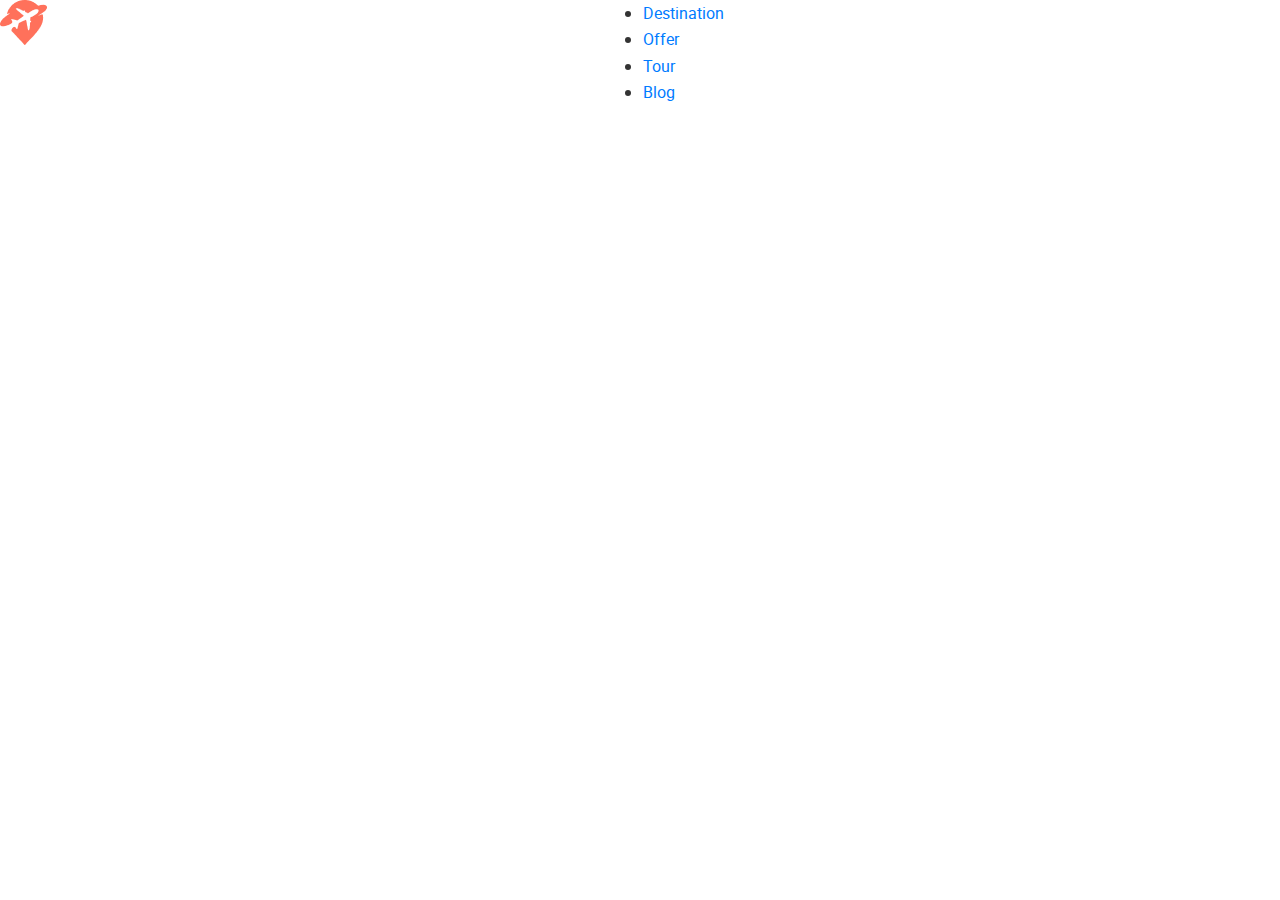
<file: app/index.html>
<!--#set var="title" value="Starter" -->
<!--#include virtual="/parts/header.html" -->
<!--#include virtual="/parts/footer.html" -->
<!DOCTYPE html>
<html>

<head>

	<meta charset="utf-8">
	<title><!--#echo var="title" --></title>
	<meta name="description" content="Startup HTML template OptimizedHTML 5">
	<meta name="viewport" content="width=device-width">
	<link rel="icon" href="images/favicon.png">
	<meta property="og:image" content="images/dist/preview.jpg">
	<link rel="stylesheet" href="css/main.min.css">

</head>

<body>
	<header>
	<div class="header">
		<div class="header__info">
             <img src="/app/images/Vector.png" alt="Travel">
		</div>

		<div class="header__card">
			<ul>
				<li><a href="#">Destination</a></li>
				<li><a href="#">Offer</a></li>
				<li><a href="#">Tour</a></li>
				<li><a href="#">Blog</a></li>
			</ul>
		</div>

		<div class="header__account">

		</div>

	</div>
	</header>
	
	
</body>
</html>
</file>
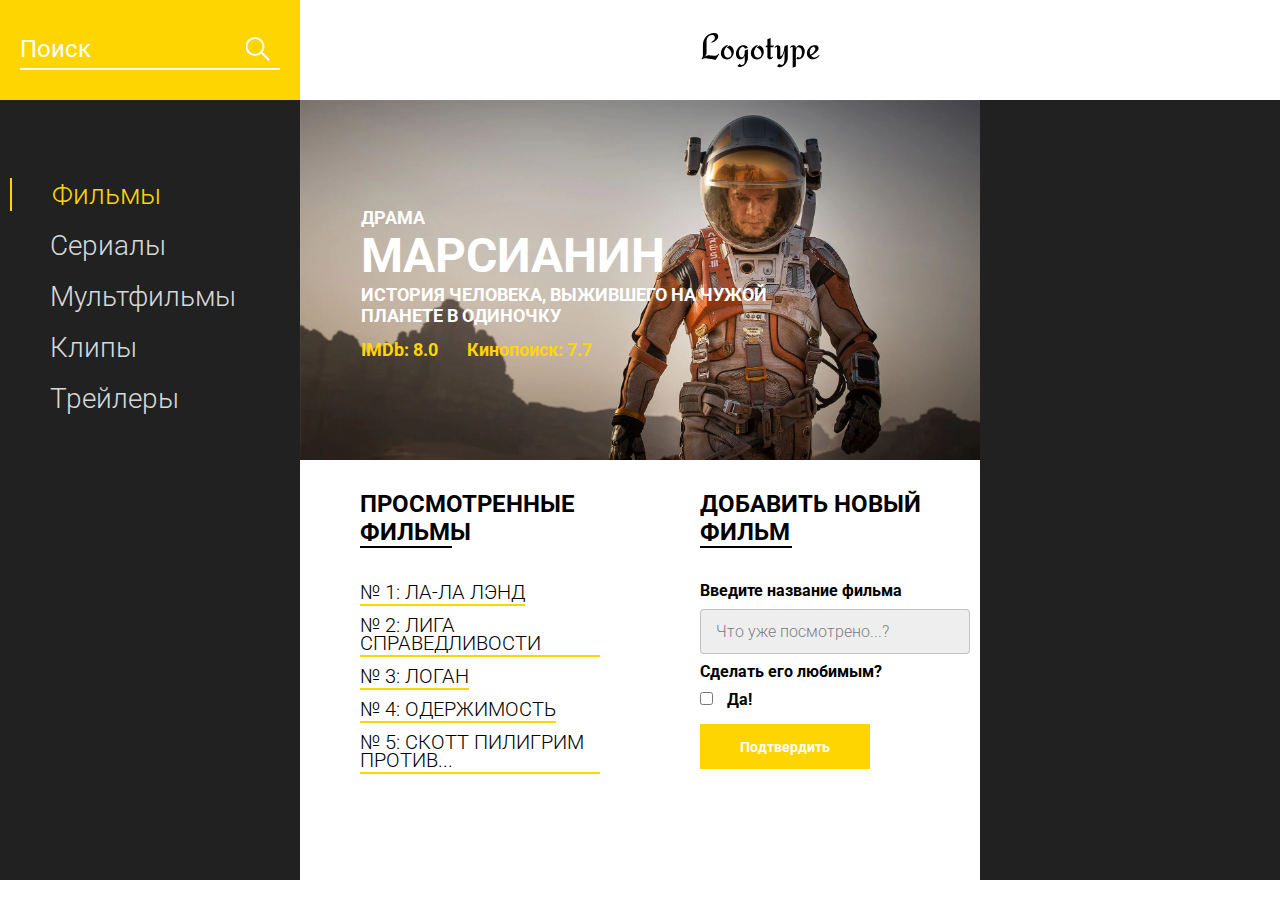
<file: project/index.html>
<!DOCTYPE html>
<html lang="en">
<head>
    <meta charset="UTF-8">
    <meta name="viewport" content="width=device-width, initial-scale=1.0">
    <title>Movie DB</title>
    <link href="https://fonts.googleapis.com/css?family=Roboto:300,400,700&display=swap&subset=cyrillic-ext" rel="stylesheet">
    <link rel="stylesheet" href="css/style.min.css">
</head>
<body>
    <header class="header">
        <div class="header__search">
            <form action="#">
                <input type="text" placeholder="Поиск">
            </form>
        </div>
        <div class="header__logo">
            <img src="icons/Logotype.svg" alt="logo">
        </div>
    </header>
    <main class="promo">
        <div class="promo__menu">
            <nav class="promo__menu-list">
                <ul>
                    <li><a class="promo__menu-item promo__menu-item_active" href="#">Фильмы</a></li>
                    <li><a class="promo__menu-item" href="#">Сериалы</a></li>
                    <li><a class="promo__menu-item" href="#">Мультфильмы</a></li>
                    <li><a class="promo__menu-item" href="#">Клипы</a></li>
                    <li><a class="promo__menu-item" href="#">Трейлеры</a></li>
                </ul>
            </nav>
        </div>
        <div class="promo__content">
            <div class="promo__bg">
                <div class="promo__genre">КОМЕДИЯ</div>
                <div class="promo__title">МАРСИАНИН</div>
                <div class="promo__descr">ИСТОРИЯ ЧЕЛОВЕКА, ВЫЖИВШЕГО НА ЧУЖОЙ ПЛАНЕТЕ В ОДИНОЧКУ</div>
                <div class="promo__ratings">
                    <span>IMDb: 8.0</span>
                    <span>Кинопоиск: 7.7</span>
                </div>
            </div>
            <div class="promo__interactive">
                <div>
                    <div class="promo__interactive-title">ПРОСМОТРЕННЫЕ ФИЛЬМЫ</div>
                    <ul class="promo__interactive-list">
                        <li class="promo__interactive-item">ЛОГАН
                            <div class="delete"></div>
                        </li>
                        <li class="promo__interactive-item">ЛИГА СПРАВЕДЛИВОСТИ
                            <div class="delete"></div>
                        </li>
                        <li class="promo__interactive-item">ЛА-ЛА ЛЭНД
                            <div class="delete"></div>
                        </li>
                        <li class="promo__interactive-item">ОДЕРЖИМОСТЬ
                            <div class="delete"></div>
                        </li>
                        <li class="promo__interactive-item">СКОТТ ПИЛИГРИМ ПРОТИВ...
                            <div class="delete"></div>
                        </li>
                    </ul>
                </div>
                <div>
                    <form class="add">
                        <div class="promo__interactive-title">ДОБАВИТЬ НОВЫЙ ФИЛЬМ</div>
                        <span>Введите название фильма</span>
                        <input class="adding__input" type="text" placeholder="Что уже посмотрено...?">
                        <span>Сделать его любимым?</span>
                        <input type="checkbox">
                        <span class="yes">Да!</span>
                        <button>Подтвердить</button>
                    </form>
                </div>
            </div>
        </div>
        <div class="promo__adv">
            <div class="promo__adv-title">Реклама от спонсоров</div>
            <img src="img/content_1.jpg" alt="some picture">
            <img src="img/content_2.jpg" alt="some picture">
            <img src="img/content_3.png" alt="some picture">
        </div>
    </main>

    <script src="js/script.js"></script>
</body>
</html>
</file>
<file: app/css/main.min.css>
*,::after,::before{-webkit-box-sizing:border-box;box-sizing:border-box}html{font-family:sans-serif;line-height:1.15;-webkit-text-size-adjust:100%;-webkit-tap-highlight-color:transparent}article,aside,figcaption,figure,footer,header,hgroup,main,nav,section{display:block}body{margin:0;font-family:-apple-system,BlinkMacSystemFont,"Segoe UI",Roboto,"Helvetica Neue",Arial,"Noto Sans","Liberation Sans",sans-serif,"Apple Color Emoji","Segoe UI Emoji","Segoe UI Symbol","Noto Color Emoji";font-size:1rem;font-weight:400;line-height:1.5;color:#212529;text-align:left;background-color:#fff}[tabindex="-1"]:focus:not(:focus-visible){outline:0!important}hr{-webkit-box-sizing:content-box;box-sizing:content-box;height:0;overflow:visible}h1,h2,h3,h4,h5,h6{margin-top:0;margin-bottom:.5rem}p{margin-top:0;margin-bottom:1rem}abbr[data-original-title],abbr[title]{text-decoration:underline;-webkit-text-decoration:underline dotted;text-decoration:underline dotted;cursor:help;border-bottom:0;-webkit-text-decoration-skip-ink:none;text-decoration-skip-ink:none}address{margin-bottom:1rem;font-style:normal;line-height:inherit}dl,ol,ul{margin-top:0;margin-bottom:1rem}ol ol,ol ul,ul ol,ul ul{margin-bottom:0}dt{font-weight:700}dd{margin-bottom:.5rem;margin-left:0}blockquote{margin:0 0 1rem}b,strong{font-weight:bolder}small{font-size:80%}sub,sup{position:relative;font-size:75%;line-height:0;vertical-align:baseline}sub{bottom:-.25em}sup{top:-.5em}a{color:#007bff;text-decoration:none;background-color:transparent}a:hover{color:#0056b3;text-decoration:underline}a:not([href]):not([class]){color:inherit;text-decoration:none}a:not([href]):not([class]):hover{color:inherit;text-decoration:none}code,kbd,pre,samp{font-family:SFMono-Regular,Menlo,Monaco,Consolas,"Liberation Mono","Courier New",monospace;font-size:1em}pre{margin-top:0;margin-bottom:1rem;overflow:auto;-ms-overflow-style:scrollbar}figure{margin:0 0 1rem}img{vertical-align:middle;border-style:none}svg{overflow:hidden;vertical-align:middle}table{border-collapse:collapse}caption{padding-top:.75rem;padding-bottom:.75rem;color:#6c757d;text-align:left;caption-side:bottom}th{text-align:inherit;text-align:-webkit-match-parent}label{display:inline-block;margin-bottom:.5rem}button{border-radius:0}button:focus:not(:focus-visible){outline:0}button,input,optgroup,select,textarea{margin:0;font-family:inherit;font-size:inherit;line-height:inherit}button,input{overflow:visible}button,select{text-transform:none}[role=button]{cursor:pointer}select{word-wrap:normal}[type=button],[type=reset],[type=submit],button{-webkit-appearance:button}[type=button]:not(:disabled),[type=reset]:not(:disabled),[type=submit]:not(:disabled),button:not(:disabled){cursor:pointer}[type=button]::-moz-focus-inner,[type=reset]::-moz-focus-inner,[type=submit]::-moz-focus-inner,button::-moz-focus-inner{padding:0;border-style:none}input[type=checkbox],input[type=radio]{-webkit-box-sizing:border-box;box-sizing:border-box;padding:0}textarea{overflow:auto;resize:vertical}fieldset{min-width:0;padding:0;margin:0;border:0}legend{display:block;width:100%;max-width:100%;padding:0;margin-bottom:.5rem;font-size:1.5rem;line-height:inherit;color:inherit;white-space:normal}progress{vertical-align:baseline}[type=number]::-webkit-inner-spin-button,[type=number]::-webkit-outer-spin-button{height:auto}[type=search]{outline-offset:-2px;-webkit-appearance:none}[type=search]::-webkit-search-decoration{-webkit-appearance:none}::-webkit-file-upload-button{font:inherit;-webkit-appearance:button}output{display:inline-block}summary{display:list-item;cursor:pointer}template{display:none}[hidden]{display:none!important}html{-webkit-box-sizing:border-box;box-sizing:border-box;-ms-overflow-style:scrollbar}*,::after,::before{-webkit-box-sizing:inherit;box-sizing:inherit}.container,.container-fluid,.container-lg,.container-md,.container-sm,.container-xl{width:100%;padding-right:15px;padding-left:15px;margin-right:auto;margin-left:auto}@media (min-width:576px){.container,.container-sm{max-width:540px}}@media (min-width:768px){.container,.container-md,.container-sm{max-width:720px}}@media (min-width:992px){.container,.container-lg,.container-md,.container-sm{max-width:960px}}@media (min-width:1200px){.container,.container-lg,.container-md,.container-sm,.container-xl{max-width:1140px}}.row{display:-webkit-box;display:-ms-flexbox;display:flex;-ms-flex-wrap:wrap;flex-wrap:wrap;margin-right:-15px;margin-left:-15px}.no-gutters{margin-right:0;margin-left:0}.no-gutters>.col,.no-gutters>[class*=col-]{padding-right:0;padding-left:0}.col,.col-1,.col-10,.col-11,.col-12,.col-2,.col-3,.col-4,.col-5,.col-6,.col-7,.col-8,.col-9,.col-auto,.col-lg,.col-lg-1,.col-lg-10,.col-lg-11,.col-lg-12,.col-lg-2,.col-lg-3,.col-lg-4,.col-lg-5,.col-lg-6,.col-lg-7,.col-lg-8,.col-lg-9,.col-lg-auto,.col-md,.col-md-1,.col-md-10,.col-md-11,.col-md-12,.col-md-2,.col-md-3,.col-md-4,.col-md-5,.col-md-6,.col-md-7,.col-md-8,.col-md-9,.col-md-auto,.col-sm,.col-sm-1,.col-sm-10,.col-sm-11,.col-sm-12,.col-sm-2,.col-sm-3,.col-sm-4,.col-sm-5,.col-sm-6,.col-sm-7,.col-sm-8,.col-sm-9,.col-sm-auto,.col-xl,.col-xl-1,.col-xl-10,.col-xl-11,.col-xl-12,.col-xl-2,.col-xl-3,.col-xl-4,.col-xl-5,.col-xl-6,.col-xl-7,.col-xl-8,.col-xl-9,.col-xl-auto{position:relative;width:100%;padding-right:15px;padding-left:15px}.col{-ms-flex-preferred-size:0;flex-basis:0;-webkit-box-flex:1;-ms-flex-positive:1;flex-grow:1;max-width:100%}.row-cols-1>*{-webkit-box-flex:0;-ms-flex:0 0 100%;flex:0 0 100%;max-width:100%}.row-cols-2>*{-webkit-box-flex:0;-ms-flex:0 0 50%;flex:0 0 50%;max-width:50%}.row-cols-3>*{-webkit-box-flex:0;-ms-flex:0 0 33.33333%;flex:0 0 33.33333%;max-width:33.33333%}.row-cols-4>*{-webkit-box-flex:0;-ms-flex:0 0 25%;flex:0 0 25%;max-width:25%}.row-cols-5>*{-webkit-box-flex:0;-ms-flex:0 0 20%;flex:0 0 20%;max-width:20%}.row-cols-6>*{-webkit-box-flex:0;-ms-flex:0 0 16.66667%;flex:0 0 16.66667%;max-width:16.66667%}.col-auto{-webkit-box-flex:0;-ms-flex:0 0 auto;flex:0 0 auto;width:auto;max-width:100%}.col-1{-webkit-box-flex:0;-ms-flex:0 0 8.33333%;flex:0 0 8.33333%;max-width:8.33333%}.col-2{-webkit-box-flex:0;-ms-flex:0 0 16.66667%;flex:0 0 16.66667%;max-width:16.66667%}.col-3{-webkit-box-flex:0;-ms-flex:0 0 25%;flex:0 0 25%;max-width:25%}.col-4{-webkit-box-flex:0;-ms-flex:0 0 33.33333%;flex:0 0 33.33333%;max-width:33.33333%}.col-5{-webkit-box-flex:0;-ms-flex:0 0 41.66667%;flex:0 0 41.66667%;max-width:41.66667%}.col-6{-webkit-box-flex:0;-ms-flex:0 0 50%;flex:0 0 50%;max-width:50%}.col-7{-webkit-box-flex:0;-ms-flex:0 0 58.33333%;flex:0 0 58.33333%;max-width:58.33333%}.col-8{-webkit-box-flex:0;-ms-flex:0 0 66.66667%;flex:0 0 66.66667%;max-width:66.66667%}.col-9{-webkit-box-flex:0;-ms-flex:0 0 75%;flex:0 0 75%;max-width:75%}.col-10{-webkit-box-flex:0;-ms-flex:0 0 83.33333%;flex:0 0 83.33333%;max-width:83.33333%}.col-11{-webkit-box-flex:0;-ms-flex:0 0 91.66667%;flex:0 0 91.66667%;max-width:91.66667%}.col-12{-webkit-box-flex:0;-ms-flex:0 0 100%;flex:0 0 100%;max-width:100%}.order-first{-webkit-box-ordinal-group:0;-ms-flex-order:-1;order:-1}.order-last{-webkit-box-ordinal-group:14;-ms-flex-order:13;order:13}.order-0{-webkit-box-ordinal-group:1;-ms-flex-order:0;order:0}.order-1{-webkit-box-ordinal-group:2;-ms-flex-order:1;order:1}.order-2{-webkit-box-ordinal-group:3;-ms-flex-order:2;order:2}.order-3{-webkit-box-ordinal-group:4;-ms-flex-order:3;order:3}.order-4{-webkit-box-ordinal-group:5;-ms-flex-order:4;order:4}.order-5{-webkit-box-ordinal-group:6;-ms-flex-order:5;order:5}.order-6{-webkit-box-ordinal-group:7;-ms-flex-order:6;order:6}.order-7{-webkit-box-ordinal-group:8;-ms-flex-order:7;order:7}.order-8{-webkit-box-ordinal-group:9;-ms-flex-order:8;order:8}.order-9{-webkit-box-ordinal-group:10;-ms-flex-order:9;order:9}.order-10{-webkit-box-ordinal-group:11;-ms-flex-order:10;order:10}.order-11{-webkit-box-ordinal-group:12;-ms-flex-order:11;order:11}.order-12{-webkit-box-ordinal-group:13;-ms-flex-order:12;order:12}.offset-1{margin-left:8.33333%}.offset-2{margin-left:16.66667%}.offset-3{margin-left:25%}.offset-4{margin-left:33.33333%}.offset-5{margin-left:41.66667%}.offset-6{margin-left:50%}.offset-7{margin-left:58.33333%}.offset-8{margin-left:66.66667%}.offset-9{margin-left:75%}.offset-10{margin-left:83.33333%}.offset-11{margin-left:91.66667%}@media (min-width:576px){.col-sm{-ms-flex-preferred-size:0;flex-basis:0;-webkit-box-flex:1;-ms-flex-positive:1;flex-grow:1;max-width:100%}.row-cols-sm-1>*{-webkit-box-flex:0;-ms-flex:0 0 100%;flex:0 0 100%;max-width:100%}.row-cols-sm-2>*{-webkit-box-flex:0;-ms-flex:0 0 50%;flex:0 0 50%;max-width:50%}.row-cols-sm-3>*{-webkit-box-flex:0;-ms-flex:0 0 33.33333%;flex:0 0 33.33333%;max-width:33.33333%}.row-cols-sm-4>*{-webkit-box-flex:0;-ms-flex:0 0 25%;flex:0 0 25%;max-width:25%}.row-cols-sm-5>*{-webkit-box-flex:0;-ms-flex:0 0 20%;flex:0 0 20%;max-width:20%}.row-cols-sm-6>*{-webkit-box-flex:0;-ms-flex:0 0 16.66667%;flex:0 0 16.66667%;max-width:16.66667%}.col-sm-auto{-webkit-box-flex:0;-ms-flex:0 0 auto;flex:0 0 auto;width:auto;max-width:100%}.col-sm-1{-webkit-box-flex:0;-ms-flex:0 0 8.33333%;flex:0 0 8.33333%;max-width:8.33333%}.col-sm-2{-webkit-box-flex:0;-ms-flex:0 0 16.66667%;flex:0 0 16.66667%;max-width:16.66667%}.col-sm-3{-webkit-box-flex:0;-ms-flex:0 0 25%;flex:0 0 25%;max-width:25%}.col-sm-4{-webkit-box-flex:0;-ms-flex:0 0 33.33333%;flex:0 0 33.33333%;max-width:33.33333%}.col-sm-5{-webkit-box-flex:0;-ms-flex:0 0 41.66667%;flex:0 0 41.66667%;max-width:41.66667%}.col-sm-6{-webkit-box-flex:0;-ms-flex:0 0 50%;flex:0 0 50%;max-width:50%}.col-sm-7{-webkit-box-flex:0;-ms-flex:0 0 58.33333%;flex:0 0 58.33333%;max-width:58.33333%}.col-sm-8{-webkit-box-flex:0;-ms-flex:0 0 66.66667%;flex:0 0 66.66667%;max-width:66.66667%}.col-sm-9{-webkit-box-flex:0;-ms-flex:0 0 75%;flex:0 0 75%;max-width:75%}.col-sm-10{-webkit-box-flex:0;-ms-flex:0 0 83.33333%;flex:0 0 83.33333%;max-width:83.33333%}.col-sm-11{-webkit-box-flex:0;-ms-flex:0 0 91.66667%;flex:0 0 91.66667%;max-width:91.66667%}.col-sm-12{-webkit-box-flex:0;-ms-flex:0 0 100%;flex:0 0 100%;max-width:100%}.order-sm-first{-webkit-box-ordinal-group:0;-ms-flex-order:-1;order:-1}.order-sm-last{-webkit-box-ordinal-group:14;-ms-flex-order:13;order:13}.order-sm-0{-webkit-box-ordinal-group:1;-ms-flex-order:0;order:0}.order-sm-1{-webkit-box-ordinal-group:2;-ms-flex-order:1;order:1}.order-sm-2{-webkit-box-ordinal-group:3;-ms-flex-order:2;order:2}.order-sm-3{-webkit-box-ordinal-group:4;-ms-flex-order:3;order:3}.order-sm-4{-webkit-box-ordinal-group:5;-ms-flex-order:4;order:4}.order-sm-5{-webkit-box-ordinal-group:6;-ms-flex-order:5;order:5}.order-sm-6{-webkit-box-ordinal-group:7;-ms-flex-order:6;order:6}.order-sm-7{-webkit-box-ordinal-group:8;-ms-flex-order:7;order:7}.order-sm-8{-webkit-box-ordinal-group:9;-ms-flex-order:8;order:8}.order-sm-9{-webkit-box-ordinal-group:10;-ms-flex-order:9;order:9}.order-sm-10{-webkit-box-ordinal-group:11;-ms-flex-order:10;order:10}.order-sm-11{-webkit-box-ordinal-group:12;-ms-flex-order:11;order:11}.order-sm-12{-webkit-box-ordinal-group:13;-ms-flex-order:12;order:12}.offset-sm-0{margin-left:0}.offset-sm-1{margin-left:8.33333%}.offset-sm-2{margin-left:16.66667%}.offset-sm-3{margin-left:25%}.offset-sm-4{margin-left:33.33333%}.offset-sm-5{margin-left:41.66667%}.offset-sm-6{margin-left:50%}.offset-sm-7{margin-left:58.33333%}.offset-sm-8{margin-left:66.66667%}.offset-sm-9{margin-left:75%}.offset-sm-10{margin-left:83.33333%}.offset-sm-11{margin-left:91.66667%}}@media (min-width:768px){.col-md{-ms-flex-preferred-size:0;flex-basis:0;-webkit-box-flex:1;-ms-flex-positive:1;flex-grow:1;max-width:100%}.row-cols-md-1>*{-webkit-box-flex:0;-ms-flex:0 0 100%;flex:0 0 100%;max-width:100%}.row-cols-md-2>*{-webkit-box-flex:0;-ms-flex:0 0 50%;flex:0 0 50%;max-width:50%}.row-cols-md-3>*{-webkit-box-flex:0;-ms-flex:0 0 33.33333%;flex:0 0 33.33333%;max-width:33.33333%}.row-cols-md-4>*{-webkit-box-flex:0;-ms-flex:0 0 25%;flex:0 0 25%;max-width:25%}.row-cols-md-5>*{-webkit-box-flex:0;-ms-flex:0 0 20%;flex:0 0 20%;max-width:20%}.row-cols-md-6>*{-webkit-box-flex:0;-ms-flex:0 0 16.66667%;flex:0 0 16.66667%;max-width:16.66667%}.col-md-auto{-webkit-box-flex:0;-ms-flex:0 0 auto;flex:0 0 auto;width:auto;max-width:100%}.col-md-1{-webkit-box-flex:0;-ms-flex:0 0 8.33333%;flex:0 0 8.33333%;max-width:8.33333%}.col-md-2{-webkit-box-flex:0;-ms-flex:0 0 16.66667%;flex:0 0 16.66667%;max-width:16.66667%}.col-md-3{-webkit-box-flex:0;-ms-flex:0 0 25%;flex:0 0 25%;max-width:25%}.col-md-4{-webkit-box-flex:0;-ms-flex:0 0 33.33333%;flex:0 0 33.33333%;max-width:33.33333%}.col-md-5{-webkit-box-flex:0;-ms-flex:0 0 41.66667%;flex:0 0 41.66667%;max-width:41.66667%}.col-md-6{-webkit-box-flex:0;-ms-flex:0 0 50%;flex:0 0 50%;max-width:50%}.col-md-7{-webkit-box-flex:0;-ms-flex:0 0 58.33333%;flex:0 0 58.33333%;max-width:58.33333%}.col-md-8{-webkit-box-flex:0;-ms-flex:0 0 66.66667%;flex:0 0 66.66667%;max-width:66.66667%}.col-md-9{-webkit-box-flex:0;-ms-flex:0 0 75%;flex:0 0 75%;max-width:75%}.col-md-10{-webkit-box-flex:0;-ms-flex:0 0 83.33333%;flex:0 0 83.33333%;max-width:83.33333%}.col-md-11{-webkit-box-flex:0;-ms-flex:0 0 91.66667%;flex:0 0 91.66667%;max-width:91.66667%}.col-md-12{-webkit-box-flex:0;-ms-flex:0 0 100%;flex:0 0 100%;max-width:100%}.order-md-first{-webkit-box-ordinal-group:0;-ms-flex-order:-1;order:-1}.order-md-last{-webkit-box-ordinal-group:14;-ms-flex-order:13;order:13}.order-md-0{-webkit-box-ordinal-group:1;-ms-flex-order:0;order:0}.order-md-1{-webkit-box-ordinal-group:2;-ms-flex-order:1;order:1}.order-md-2{-webkit-box-ordinal-group:3;-ms-flex-order:2;order:2}.order-md-3{-webkit-box-ordinal-group:4;-ms-flex-order:3;order:3}.order-md-4{-webkit-box-ordinal-group:5;-ms-flex-order:4;order:4}.order-md-5{-webkit-box-ordinal-group:6;-ms-flex-order:5;order:5}.order-md-6{-webkit-box-ordinal-group:7;-ms-flex-order:6;order:6}.order-md-7{-webkit-box-ordinal-group:8;-ms-flex-order:7;order:7}.order-md-8{-webkit-box-ordinal-group:9;-ms-flex-order:8;order:8}.order-md-9{-webkit-box-ordinal-group:10;-ms-flex-order:9;order:9}.order-md-10{-webkit-box-ordinal-group:11;-ms-flex-order:10;order:10}.order-md-11{-webkit-box-ordinal-group:12;-ms-flex-order:11;order:11}.order-md-12{-webkit-box-ordinal-group:13;-ms-flex-order:12;order:12}.offset-md-0{margin-left:0}.offset-md-1{margin-left:8.33333%}.offset-md-2{margin-left:16.66667%}.offset-md-3{margin-left:25%}.offset-md-4{margin-left:33.33333%}.offset-md-5{margin-left:41.66667%}.offset-md-6{margin-left:50%}.offset-md-7{margin-left:58.33333%}.offset-md-8{margin-left:66.66667%}.offset-md-9{margin-left:75%}.offset-md-10{margin-left:83.33333%}.offset-md-11{margin-left:91.66667%}}@media (min-width:992px){.col-lg{-ms-flex-preferred-size:0;flex-basis:0;-webkit-box-flex:1;-ms-flex-positive:1;flex-grow:1;max-width:100%}.row-cols-lg-1>*{-webkit-box-flex:0;-ms-flex:0 0 100%;flex:0 0 100%;max-width:100%}.row-cols-lg-2>*{-webkit-box-flex:0;-ms-flex:0 0 50%;flex:0 0 50%;max-width:50%}.row-cols-lg-3>*{-webkit-box-flex:0;-ms-flex:0 0 33.33333%;flex:0 0 33.33333%;max-width:33.33333%}.row-cols-lg-4>*{-webkit-box-flex:0;-ms-flex:0 0 25%;flex:0 0 25%;max-width:25%}.row-cols-lg-5>*{-webkit-box-flex:0;-ms-flex:0 0 20%;flex:0 0 20%;max-width:20%}.row-cols-lg-6>*{-webkit-box-flex:0;-ms-flex:0 0 16.66667%;flex:0 0 16.66667%;max-width:16.66667%}.col-lg-auto{-webkit-box-flex:0;-ms-flex:0 0 auto;flex:0 0 auto;width:auto;max-width:100%}.col-lg-1{-webkit-box-flex:0;-ms-flex:0 0 8.33333%;flex:0 0 8.33333%;max-width:8.33333%}.col-lg-2{-webkit-box-flex:0;-ms-flex:0 0 16.66667%;flex:0 0 16.66667%;max-width:16.66667%}.col-lg-3{-webkit-box-flex:0;-ms-flex:0 0 25%;flex:0 0 25%;max-width:25%}.col-lg-4{-webkit-box-flex:0;-ms-flex:0 0 33.33333%;flex:0 0 33.33333%;max-width:33.33333%}.col-lg-5{-webkit-box-flex:0;-ms-flex:0 0 41.66667%;flex:0 0 41.66667%;max-width:41.66667%}.col-lg-6{-webkit-box-flex:0;-ms-flex:0 0 50%;flex:0 0 50%;max-width:50%}.col-lg-7{-webkit-box-flex:0;-ms-flex:0 0 58.33333%;flex:0 0 58.33333%;max-width:58.33333%}.col-lg-8{-webkit-box-flex:0;-ms-flex:0 0 66.66667%;flex:0 0 66.66667%;max-width:66.66667%}.col-lg-9{-webkit-box-flex:0;-ms-flex:0 0 75%;flex:0 0 75%;max-width:75%}.col-lg-10{-webkit-box-flex:0;-ms-flex:0 0 83.33333%;flex:0 0 83.33333%;max-width:83.33333%}.col-lg-11{-webkit-box-flex:0;-ms-flex:0 0 91.66667%;flex:0 0 91.66667%;max-width:91.66667%}.col-lg-12{-webkit-box-flex:0;-ms-flex:0 0 100%;flex:0 0 100%;max-width:100%}.order-lg-first{-webkit-box-ordinal-group:0;-ms-flex-order:-1;order:-1}.order-lg-last{-webkit-box-ordinal-group:14;-ms-flex-order:13;order:13}.order-lg-0{-webkit-box-ordinal-group:1;-ms-flex-order:0;order:0}.order-lg-1{-webkit-box-ordinal-group:2;-ms-flex-order:1;order:1}.order-lg-2{-webkit-box-ordinal-group:3;-ms-flex-order:2;order:2}.order-lg-3{-webkit-box-ordinal-group:4;-ms-flex-order:3;order:3}.order-lg-4{-webkit-box-ordinal-group:5;-ms-flex-order:4;order:4}.order-lg-5{-webkit-box-ordinal-group:6;-ms-flex-order:5;order:5}.order-lg-6{-webkit-box-ordinal-group:7;-ms-flex-order:6;order:6}.order-lg-7{-webkit-box-ordinal-group:8;-ms-flex-order:7;order:7}.order-lg-8{-webkit-box-ordinal-group:9;-ms-flex-order:8;order:8}.order-lg-9{-webkit-box-ordinal-group:10;-ms-flex-order:9;order:9}.order-lg-10{-webkit-box-ordinal-group:11;-ms-flex-order:10;order:10}.order-lg-11{-webkit-box-ordinal-group:12;-ms-flex-order:11;order:11}.order-lg-12{-webkit-box-ordinal-group:13;-ms-flex-order:12;order:12}.offset-lg-0{margin-left:0}.offset-lg-1{margin-left:8.33333%}.offset-lg-2{margin-left:16.66667%}.offset-lg-3{margin-left:25%}.offset-lg-4{margin-left:33.33333%}.offset-lg-5{margin-left:41.66667%}.offset-lg-6{margin-left:50%}.offset-lg-7{margin-left:58.33333%}.offset-lg-8{margin-left:66.66667%}.offset-lg-9{margin-left:75%}.offset-lg-10{margin-left:83.33333%}.offset-lg-11{margin-left:91.66667%}}@media (min-width:1200px){.col-xl{-ms-flex-preferred-size:0;flex-basis:0;-webkit-box-flex:1;-ms-flex-positive:1;flex-grow:1;max-width:100%}.row-cols-xl-1>*{-webkit-box-flex:0;-ms-flex:0 0 100%;flex:0 0 100%;max-width:100%}.row-cols-xl-2>*{-webkit-box-flex:0;-ms-flex:0 0 50%;flex:0 0 50%;max-width:50%}.row-cols-xl-3>*{-webkit-box-flex:0;-ms-flex:0 0 33.33333%;flex:0 0 33.33333%;max-width:33.33333%}.row-cols-xl-4>*{-webkit-box-flex:0;-ms-flex:0 0 25%;flex:0 0 25%;max-width:25%}.row-cols-xl-5>*{-webkit-box-flex:0;-ms-flex:0 0 20%;flex:0 0 20%;max-width:20%}.row-cols-xl-6>*{-webkit-box-flex:0;-ms-flex:0 0 16.66667%;flex:0 0 16.66667%;max-width:16.66667%}.col-xl-auto{-webkit-box-flex:0;-ms-flex:0 0 auto;flex:0 0 auto;width:auto;max-width:100%}.col-xl-1{-webkit-box-flex:0;-ms-flex:0 0 8.33333%;flex:0 0 8.33333%;max-width:8.33333%}.col-xl-2{-webkit-box-flex:0;-ms-flex:0 0 16.66667%;flex:0 0 16.66667%;max-width:16.66667%}.col-xl-3{-webkit-box-flex:0;-ms-flex:0 0 25%;flex:0 0 25%;max-width:25%}.col-xl-4{-webkit-box-flex:0;-ms-flex:0 0 33.33333%;flex:0 0 33.33333%;max-width:33.33333%}.col-xl-5{-webkit-box-flex:0;-ms-flex:0 0 41.66667%;flex:0 0 41.66667%;max-width:41.66667%}.col-xl-6{-webkit-box-flex:0;-ms-flex:0 0 50%;flex:0 0 50%;max-width:50%}.col-xl-7{-webkit-box-flex:0;-ms-flex:0 0 58.33333%;flex:0 0 58.33333%;max-width:58.33333%}.col-xl-8{-webkit-box-flex:0;-ms-flex:0 0 66.66667%;flex:0 0 66.66667%;max-width:66.66667%}.col-xl-9{-webkit-box-flex:0;-ms-flex:0 0 75%;flex:0 0 75%;max-width:75%}.col-xl-10{-webkit-box-flex:0;-ms-flex:0 0 83.33333%;flex:0 0 83.33333%;max-width:83.33333%}.col-xl-11{-webkit-box-flex:0;-ms-flex:0 0 91.66667%;flex:0 0 91.66667%;max-width:91.66667%}.col-xl-12{-webkit-box-flex:0;-ms-flex:0 0 100%;flex:0 0 100%;max-width:100%}.order-xl-first{-webkit-box-ordinal-group:0;-ms-flex-order:-1;order:-1}.order-xl-last{-webkit-box-ordinal-group:14;-ms-flex-order:13;order:13}.order-xl-0{-webkit-box-ordinal-group:1;-ms-flex-order:0;order:0}.order-xl-1{-webkit-box-ordinal-group:2;-ms-flex-order:1;order:1}.order-xl-2{-webkit-box-ordinal-group:3;-ms-flex-order:2;order:2}.order-xl-3{-webkit-box-ordinal-group:4;-ms-flex-order:3;order:3}.order-xl-4{-webkit-box-ordinal-group:5;-ms-flex-order:4;order:4}.order-xl-5{-webkit-box-ordinal-group:6;-ms-flex-order:5;order:5}.order-xl-6{-webkit-box-ordinal-group:7;-ms-flex-order:6;order:6}.order-xl-7{-webkit-box-ordinal-group:8;-ms-flex-order:7;order:7}.order-xl-8{-webkit-box-ordinal-group:9;-ms-flex-order:8;order:8}.order-xl-9{-webkit-box-ordinal-group:10;-ms-flex-order:9;order:9}.order-xl-10{-webkit-box-ordinal-group:11;-ms-flex-order:10;order:10}.order-xl-11{-webkit-box-ordinal-group:12;-ms-flex-order:11;order:11}.order-xl-12{-webkit-box-ordinal-group:13;-ms-flex-order:12;order:12}.offset-xl-0{margin-left:0}.offset-xl-1{margin-left:8.33333%}.offset-xl-2{margin-left:16.66667%}.offset-xl-3{margin-left:25%}.offset-xl-4{margin-left:33.33333%}.offset-xl-5{margin-left:41.66667%}.offset-xl-6{margin-left:50%}.offset-xl-7{margin-left:58.33333%}.offset-xl-8{margin-left:66.66667%}.offset-xl-9{margin-left:75%}.offset-xl-10{margin-left:83.33333%}.offset-xl-11{margin-left:91.66667%}}.d-none{display:none!important}.d-inline{display:inline!important}.d-inline-block{display:inline-block!important}.d-block{display:block!important}.d-table{display:table!important}.d-table-row{display:table-row!important}.d-table-cell{display:table-cell!important}.d-flex{display:-webkit-box!important;display:-ms-flexbox!important;display:flex!important}.d-inline-flex{display:-webkit-inline-box!important;display:-ms-inline-flexbox!important;display:inline-flex!important}@media (min-width:576px){.d-sm-none{display:none!important}.d-sm-inline{display:inline!important}.d-sm-inline-block{display:inline-block!important}.d-sm-block{display:block!important}.d-sm-table{display:table!important}.d-sm-table-row{display:table-row!important}.d-sm-table-cell{display:table-cell!important}.d-sm-flex{display:-webkit-box!important;display:-ms-flexbox!important;display:flex!important}.d-sm-inline-flex{display:-webkit-inline-box!important;display:-ms-inline-flexbox!important;display:inline-flex!important}}@media (min-width:768px){.d-md-none{display:none!important}.d-md-inline{display:inline!important}.d-md-inline-block{display:inline-block!important}.d-md-block{display:block!important}.d-md-table{display:table!important}.d-md-table-row{display:table-row!important}.d-md-table-cell{display:table-cell!important}.d-md-flex{display:-webkit-box!important;display:-ms-flexbox!important;display:flex!important}.d-md-inline-flex{display:-webkit-inline-box!important;display:-ms-inline-flexbox!important;display:inline-flex!important}}@media (min-width:992px){.d-lg-none{display:none!important}.d-lg-inline{display:inline!important}.d-lg-inline-block{display:inline-block!important}.d-lg-block{display:block!important}.d-lg-table{display:table!important}.d-lg-table-row{display:table-row!important}.d-lg-table-cell{display:table-cell!important}.d-lg-flex{display:-webkit-box!important;display:-ms-flexbox!important;display:flex!important}.d-lg-inline-flex{display:-webkit-inline-box!important;display:-ms-inline-flexbox!important;display:inline-flex!important}}@media (min-width:1200px){.d-xl-none{display:none!important}.d-xl-inline{display:inline!important}.d-xl-inline-block{display:inline-block!important}.d-xl-block{display:block!important}.d-xl-table{display:table!important}.d-xl-table-row{display:table-row!important}.d-xl-table-cell{display:table-cell!important}.d-xl-flex{display:-webkit-box!important;display:-ms-flexbox!important;display:flex!important}.d-xl-inline-flex{display:-webkit-inline-box!important;display:-ms-inline-flexbox!important;display:inline-flex!important}}@media print{.d-print-none{display:none!important}.d-print-inline{display:inline!important}.d-print-inline-block{display:inline-block!important}.d-print-block{display:block!important}.d-print-table{display:table!important}.d-print-table-row{display:table-row!important}.d-print-table-cell{display:table-cell!important}.d-print-flex{display:-webkit-box!important;display:-ms-flexbox!important;display:flex!important}.d-print-inline-flex{display:-webkit-inline-box!important;display:-ms-inline-flexbox!important;display:inline-flex!important}}.flex-row{-webkit-box-orient:horizontal!important;-webkit-box-direction:normal!important;-ms-flex-direction:row!important;flex-direction:row!important}.flex-column{-webkit-box-orient:vertical!important;-webkit-box-direction:normal!important;-ms-flex-direction:column!important;flex-direction:column!important}.flex-row-reverse{-webkit-box-orient:horizontal!important;-webkit-box-direction:reverse!important;-ms-flex-direction:row-reverse!important;flex-direction:row-reverse!important}.flex-column-reverse{-webkit-box-orient:vertical!important;-webkit-box-direction:reverse!important;-ms-flex-direction:column-reverse!important;flex-direction:column-reverse!important}.flex-wrap{-ms-flex-wrap:wrap!important;flex-wrap:wrap!important}.flex-nowrap{-ms-flex-wrap:nowrap!important;flex-wrap:nowrap!important}.flex-wrap-reverse{-ms-flex-wrap:wrap-reverse!important;flex-wrap:wrap-reverse!important}.flex-fill{-webkit-box-flex:1!important;-ms-flex:1 1 auto!important;flex:1 1 auto!important}.flex-grow-0{-webkit-box-flex:0!important;-ms-flex-positive:0!important;flex-grow:0!important}.flex-grow-1{-webkit-box-flex:1!important;-ms-flex-positive:1!important;flex-grow:1!important}.flex-shrink-0{-ms-flex-negative:0!important;flex-shrink:0!important}.flex-shrink-1{-ms-flex-negative:1!important;flex-shrink:1!important}.justify-content-start{-webkit-box-pack:start!important;-ms-flex-pack:start!important;justify-content:flex-start!important}.justify-content-end{-webkit-box-pack:end!important;-ms-flex-pack:end!important;justify-content:flex-end!important}.justify-content-center{-webkit-box-pack:center!important;-ms-flex-pack:center!important;justify-content:center!important}.justify-content-between{-webkit-box-pack:justify!important;-ms-flex-pack:justify!important;justify-content:space-between!important}.justify-content-around{-ms-flex-pack:distribute!important;justify-content:space-around!important}.align-items-start{-webkit-box-align:start!important;-ms-flex-align:start!important;align-items:flex-start!important}.align-items-end{-webkit-box-align:end!important;-ms-flex-align:end!important;align-items:flex-end!important}.align-items-center{-webkit-box-align:center!important;-ms-flex-align:center!important;align-items:center!important}.align-items-baseline{-webkit-box-align:baseline!important;-ms-flex-align:baseline!important;align-items:baseline!important}.align-items-stretch{-webkit-box-align:stretch!important;-ms-flex-align:stretch!important;align-items:stretch!important}.align-content-start{-ms-flex-line-pack:start!important;align-content:flex-start!important}.align-content-end{-ms-flex-line-pack:end!important;align-content:flex-end!important}.align-content-center{-ms-flex-line-pack:center!important;align-content:center!important}.align-content-between{-ms-flex-line-pack:justify!important;align-content:space-between!important}.align-content-around{-ms-flex-line-pack:distribute!important;align-content:space-around!important}.align-content-stretch{-ms-flex-line-pack:stretch!important;align-content:stretch!important}.align-self-auto{-ms-flex-item-align:auto!important;-ms-grid-row-align:auto!important;align-self:auto!important}.align-self-start{-ms-flex-item-align:start!important;align-self:flex-start!important}.align-self-end{-ms-flex-item-align:end!important;align-self:flex-end!important}.align-self-center{-ms-flex-item-align:center!important;-ms-grid-row-align:center!important;align-self:center!important}.align-self-baseline{-ms-flex-item-align:baseline!important;align-self:baseline!important}.align-self-stretch{-ms-flex-item-align:stretch!important;-ms-grid-row-align:stretch!important;align-self:stretch!important}@media (min-width:576px){.flex-sm-row{-webkit-box-orient:horizontal!important;-webkit-box-direction:normal!important;-ms-flex-direction:row!important;flex-direction:row!important}.flex-sm-column{-webkit-box-orient:vertical!important;-webkit-box-direction:normal!important;-ms-flex-direction:column!important;flex-direction:column!important}.flex-sm-row-reverse{-webkit-box-orient:horizontal!important;-webkit-box-direction:reverse!important;-ms-flex-direction:row-reverse!important;flex-direction:row-reverse!important}.flex-sm-column-reverse{-webkit-box-orient:vertical!important;-webkit-box-direction:reverse!important;-ms-flex-direction:column-reverse!important;flex-direction:column-reverse!important}.flex-sm-wrap{-ms-flex-wrap:wrap!important;flex-wrap:wrap!important}.flex-sm-nowrap{-ms-flex-wrap:nowrap!important;flex-wrap:nowrap!important}.flex-sm-wrap-reverse{-ms-flex-wrap:wrap-reverse!important;flex-wrap:wrap-reverse!important}.flex-sm-fill{-webkit-box-flex:1!important;-ms-flex:1 1 auto!important;flex:1 1 auto!important}.flex-sm-grow-0{-webkit-box-flex:0!important;-ms-flex-positive:0!important;flex-grow:0!important}.flex-sm-grow-1{-webkit-box-flex:1!important;-ms-flex-positive:1!important;flex-grow:1!important}.flex-sm-shrink-0{-ms-flex-negative:0!important;flex-shrink:0!important}.flex-sm-shrink-1{-ms-flex-negative:1!important;flex-shrink:1!important}.justify-content-sm-start{-webkit-box-pack:start!important;-ms-flex-pack:start!important;justify-content:flex-start!important}.justify-content-sm-end{-webkit-box-pack:end!important;-ms-flex-pack:end!important;justify-content:flex-end!important}.justify-content-sm-center{-webkit-box-pack:center!important;-ms-flex-pack:center!important;justify-content:center!important}.justify-content-sm-between{-webkit-box-pack:justify!important;-ms-flex-pack:justify!important;justify-content:space-between!important}.justify-content-sm-around{-ms-flex-pack:distribute!important;justify-content:space-around!important}.align-items-sm-start{-webkit-box-align:start!important;-ms-flex-align:start!important;align-items:flex-start!important}.align-items-sm-end{-webkit-box-align:end!important;-ms-flex-align:end!important;align-items:flex-end!important}.align-items-sm-center{-webkit-box-align:center!important;-ms-flex-align:center!important;align-items:center!important}.align-items-sm-baseline{-webkit-box-align:baseline!important;-ms-flex-align:baseline!important;align-items:baseline!important}.align-items-sm-stretch{-webkit-box-align:stretch!important;-ms-flex-align:stretch!important;align-items:stretch!important}.align-content-sm-start{-ms-flex-line-pack:start!important;align-content:flex-start!important}.align-content-sm-end{-ms-flex-line-pack:end!important;align-content:flex-end!important}.align-content-sm-center{-ms-flex-line-pack:center!important;align-content:center!important}.align-content-sm-between{-ms-flex-line-pack:justify!important;align-content:space-between!important}.align-content-sm-around{-ms-flex-line-pack:distribute!important;align-content:space-around!important}.align-content-sm-stretch{-ms-flex-line-pack:stretch!important;align-content:stretch!important}.align-self-sm-auto{-ms-flex-item-align:auto!important;-ms-grid-row-align:auto!important;align-self:auto!important}.align-self-sm-start{-ms-flex-item-align:start!important;align-self:flex-start!important}.align-self-sm-end{-ms-flex-item-align:end!important;align-self:flex-end!important}.align-self-sm-center{-ms-flex-item-align:center!important;-ms-grid-row-align:center!important;align-self:center!important}.align-self-sm-baseline{-ms-flex-item-align:baseline!important;align-self:baseline!important}.align-self-sm-stretch{-ms-flex-item-align:stretch!important;-ms-grid-row-align:stretch!important;align-self:stretch!important}}@media (min-width:768px){.flex-md-row{-webkit-box-orient:horizontal!important;-webkit-box-direction:normal!important;-ms-flex-direction:row!important;flex-direction:row!important}.flex-md-column{-webkit-box-orient:vertical!important;-webkit-box-direction:normal!important;-ms-flex-direction:column!important;flex-direction:column!important}.flex-md-row-reverse{-webkit-box-orient:horizontal!important;-webkit-box-direction:reverse!important;-ms-flex-direction:row-reverse!important;flex-direction:row-reverse!important}.flex-md-column-reverse{-webkit-box-orient:vertical!important;-webkit-box-direction:reverse!important;-ms-flex-direction:column-reverse!important;flex-direction:column-reverse!important}.flex-md-wrap{-ms-flex-wrap:wrap!important;flex-wrap:wrap!important}.flex-md-nowrap{-ms-flex-wrap:nowrap!important;flex-wrap:nowrap!important}.flex-md-wrap-reverse{-ms-flex-wrap:wrap-reverse!important;flex-wrap:wrap-reverse!important}.flex-md-fill{-webkit-box-flex:1!important;-ms-flex:1 1 auto!important;flex:1 1 auto!important}.flex-md-grow-0{-webkit-box-flex:0!important;-ms-flex-positive:0!important;flex-grow:0!important}.flex-md-grow-1{-webkit-box-flex:1!important;-ms-flex-positive:1!important;flex-grow:1!important}.flex-md-shrink-0{-ms-flex-negative:0!important;flex-shrink:0!important}.flex-md-shrink-1{-ms-flex-negative:1!important;flex-shrink:1!important}.justify-content-md-start{-webkit-box-pack:start!important;-ms-flex-pack:start!important;justify-content:flex-start!important}.justify-content-md-end{-webkit-box-pack:end!important;-ms-flex-pack:end!important;justify-content:flex-end!important}.justify-content-md-center{-webkit-box-pack:center!important;-ms-flex-pack:center!important;justify-content:center!important}.justify-content-md-between{-webkit-box-pack:justify!important;-ms-flex-pack:justify!important;justify-content:space-between!important}.justify-content-md-around{-ms-flex-pack:distribute!important;justify-content:space-around!important}.align-items-md-start{-webkit-box-align:start!important;-ms-flex-align:start!important;align-items:flex-start!important}.align-items-md-end{-webkit-box-align:end!important;-ms-flex-align:end!important;align-items:flex-end!important}.align-items-md-center{-webkit-box-align:center!important;-ms-flex-align:center!important;align-items:center!important}.align-items-md-baseline{-webkit-box-align:baseline!important;-ms-flex-align:baseline!important;align-items:baseline!important}.align-items-md-stretch{-webkit-box-align:stretch!important;-ms-flex-align:stretch!important;align-items:stretch!important}.align-content-md-start{-ms-flex-line-pack:start!important;align-content:flex-start!important}.align-content-md-end{-ms-flex-line-pack:end!important;align-content:flex-end!important}.align-content-md-center{-ms-flex-line-pack:center!important;align-content:center!important}.align-content-md-between{-ms-flex-line-pack:justify!important;align-content:space-between!important}.align-content-md-around{-ms-flex-line-pack:distribute!important;align-content:space-around!important}.align-content-md-stretch{-ms-flex-line-pack:stretch!important;align-content:stretch!important}.align-self-md-auto{-ms-flex-item-align:auto!important;-ms-grid-row-align:auto!important;align-self:auto!important}.align-self-md-start{-ms-flex-item-align:start!important;align-self:flex-start!important}.align-self-md-end{-ms-flex-item-align:end!important;align-self:flex-end!important}.align-self-md-center{-ms-flex-item-align:center!important;-ms-grid-row-align:center!important;align-self:center!important}.align-self-md-baseline{-ms-flex-item-align:baseline!important;align-self:baseline!important}.align-self-md-stretch{-ms-flex-item-align:stretch!important;-ms-grid-row-align:stretch!important;align-self:stretch!important}}@media (min-width:992px){.flex-lg-row{-webkit-box-orient:horizontal!important;-webkit-box-direction:normal!important;-ms-flex-direction:row!important;flex-direction:row!important}.flex-lg-column{-webkit-box-orient:vertical!important;-webkit-box-direction:normal!important;-ms-flex-direction:column!important;flex-direction:column!important}.flex-lg-row-reverse{-webkit-box-orient:horizontal!important;-webkit-box-direction:reverse!important;-ms-flex-direction:row-reverse!important;flex-direction:row-reverse!important}.flex-lg-column-reverse{-webkit-box-orient:vertical!important;-webkit-box-direction:reverse!important;-ms-flex-direction:column-reverse!important;flex-direction:column-reverse!important}.flex-lg-wrap{-ms-flex-wrap:wrap!important;flex-wrap:wrap!important}.flex-lg-nowrap{-ms-flex-wrap:nowrap!important;flex-wrap:nowrap!important}.flex-lg-wrap-reverse{-ms-flex-wrap:wrap-reverse!important;flex-wrap:wrap-reverse!important}.flex-lg-fill{-webkit-box-flex:1!important;-ms-flex:1 1 auto!important;flex:1 1 auto!important}.flex-lg-grow-0{-webkit-box-flex:0!important;-ms-flex-positive:0!important;flex-grow:0!important}.flex-lg-grow-1{-webkit-box-flex:1!important;-ms-flex-positive:1!important;flex-grow:1!important}.flex-lg-shrink-0{-ms-flex-negative:0!important;flex-shrink:0!important}.flex-lg-shrink-1{-ms-flex-negative:1!important;flex-shrink:1!important}.justify-content-lg-start{-webkit-box-pack:start!important;-ms-flex-pack:start!important;justify-content:flex-start!important}.justify-content-lg-end{-webkit-box-pack:end!important;-ms-flex-pack:end!important;justify-content:flex-end!important}.justify-content-lg-center{-webkit-box-pack:center!important;-ms-flex-pack:center!important;justify-content:center!important}.justify-content-lg-between{-webkit-box-pack:justify!important;-ms-flex-pack:justify!important;justify-content:space-between!important}.justify-content-lg-around{-ms-flex-pack:distribute!important;justify-content:space-around!important}.align-items-lg-start{-webkit-box-align:start!important;-ms-flex-align:start!important;align-items:flex-start!important}.align-items-lg-end{-webkit-box-align:end!important;-ms-flex-align:end!important;align-items:flex-end!important}.align-items-lg-center{-webkit-box-align:center!important;-ms-flex-align:center!important;align-items:center!important}.align-items-lg-baseline{-webkit-box-align:baseline!important;-ms-flex-align:baseline!important;align-items:baseline!important}.align-items-lg-stretch{-webkit-box-align:stretch!important;-ms-flex-align:stretch!important;align-items:stretch!important}.align-content-lg-start{-ms-flex-line-pack:start!important;align-content:flex-start!important}.align-content-lg-end{-ms-flex-line-pack:end!important;align-content:flex-end!important}.align-content-lg-center{-ms-flex-line-pack:center!important;align-content:center!important}.align-content-lg-between{-ms-flex-line-pack:justify!important;align-content:space-between!important}.align-content-lg-around{-ms-flex-line-pack:distribute!important;align-content:space-around!important}.align-content-lg-stretch{-ms-flex-line-pack:stretch!important;align-content:stretch!important}.align-self-lg-auto{-ms-flex-item-align:auto!important;-ms-grid-row-align:auto!important;align-self:auto!important}.align-self-lg-start{-ms-flex-item-align:start!important;align-self:flex-start!important}.align-self-lg-end{-ms-flex-item-align:end!important;align-self:flex-end!important}.align-self-lg-center{-ms-flex-item-align:center!important;-ms-grid-row-align:center!important;align-self:center!important}.align-self-lg-baseline{-ms-flex-item-align:baseline!important;align-self:baseline!important}.align-self-lg-stretch{-ms-flex-item-align:stretch!important;-ms-grid-row-align:stretch!important;align-self:stretch!important}}@media (min-width:1200px){.flex-xl-row{-webkit-box-orient:horizontal!important;-webkit-box-direction:normal!important;-ms-flex-direction:row!important;flex-direction:row!important}.flex-xl-column{-webkit-box-orient:vertical!important;-webkit-box-direction:normal!important;-ms-flex-direction:column!important;flex-direction:column!important}.flex-xl-row-reverse{-webkit-box-orient:horizontal!important;-webkit-box-direction:reverse!important;-ms-flex-direction:row-reverse!important;flex-direction:row-reverse!important}.flex-xl-column-reverse{-webkit-box-orient:vertical!important;-webkit-box-direction:reverse!important;-ms-flex-direction:column-reverse!important;flex-direction:column-reverse!important}.flex-xl-wrap{-ms-flex-wrap:wrap!important;flex-wrap:wrap!important}.flex-xl-nowrap{-ms-flex-wrap:nowrap!important;flex-wrap:nowrap!important}.flex-xl-wrap-reverse{-ms-flex-wrap:wrap-reverse!important;flex-wrap:wrap-reverse!important}.flex-xl-fill{-webkit-box-flex:1!important;-ms-flex:1 1 auto!important;flex:1 1 auto!important}.flex-xl-grow-0{-webkit-box-flex:0!important;-ms-flex-positive:0!important;flex-grow:0!important}.flex-xl-grow-1{-webkit-box-flex:1!important;-ms-flex-positive:1!important;flex-grow:1!important}.flex-xl-shrink-0{-ms-flex-negative:0!important;flex-shrink:0!important}.flex-xl-shrink-1{-ms-flex-negative:1!important;flex-shrink:1!important}.justify-content-xl-start{-webkit-box-pack:start!important;-ms-flex-pack:start!important;justify-content:flex-start!important}.justify-content-xl-end{-webkit-box-pack:end!important;-ms-flex-pack:end!important;justify-content:flex-end!important}.justify-content-xl-center{-webkit-box-pack:center!important;-ms-flex-pack:center!important;justify-content:center!important}.justify-content-xl-between{-webkit-box-pack:justify!important;-ms-flex-pack:justify!important;justify-content:space-between!important}.justify-content-xl-around{-ms-flex-pack:distribute!important;justify-content:space-around!important}.align-items-xl-start{-webkit-box-align:start!important;-ms-flex-align:start!important;align-items:flex-start!important}.align-items-xl-end{-webkit-box-align:end!important;-ms-flex-align:end!important;align-items:flex-end!important}.align-items-xl-center{-webkit-box-align:center!important;-ms-flex-align:center!important;align-items:center!important}.align-items-xl-baseline{-webkit-box-align:baseline!important;-ms-flex-align:baseline!important;align-items:baseline!important}.align-items-xl-stretch{-webkit-box-align:stretch!important;-ms-flex-align:stretch!important;align-items:stretch!important}.align-content-xl-start{-ms-flex-line-pack:start!important;align-content:flex-start!important}.align-content-xl-end{-ms-flex-line-pack:end!important;align-content:flex-end!important}.align-content-xl-center{-ms-flex-line-pack:center!important;align-content:center!important}.align-content-xl-between{-ms-flex-line-pack:justify!important;align-content:space-between!important}.align-content-xl-around{-ms-flex-line-pack:distribute!important;align-content:space-around!important}.align-content-xl-stretch{-ms-flex-line-pack:stretch!important;align-content:stretch!important}.align-self-xl-auto{-ms-flex-item-align:auto!important;-ms-grid-row-align:auto!important;align-self:auto!important}.align-self-xl-start{-ms-flex-item-align:start!important;align-self:flex-start!important}.align-self-xl-end{-ms-flex-item-align:end!important;align-self:flex-end!important}.align-self-xl-center{-ms-flex-item-align:center!important;-ms-grid-row-align:center!important;align-self:center!important}.align-self-xl-baseline{-ms-flex-item-align:baseline!important;align-self:baseline!important}.align-self-xl-stretch{-ms-flex-item-align:stretch!important;-ms-grid-row-align:stretch!important;align-self:stretch!important}}.m-0{margin:0!important}.mt-0,.my-0{margin-top:0!important}.mr-0,.mx-0{margin-right:0!important}.mb-0,.my-0{margin-bottom:0!important}.ml-0,.mx-0{margin-left:0!important}.m-1{margin:.25rem!important}.mt-1,.my-1{margin-top:.25rem!important}.mr-1,.mx-1{margin-right:.25rem!important}.mb-1,.my-1{margin-bottom:.25rem!important}.ml-1,.mx-1{margin-left:.25rem!important}.m-2{margin:.5rem!important}.mt-2,.my-2{margin-top:.5rem!important}.mr-2,.mx-2{margin-right:.5rem!important}.mb-2,.my-2{margin-bottom:.5rem!important}.ml-2,.mx-2{margin-left:.5rem!important}.m-3{margin:1rem!important}.mt-3,.my-3{margin-top:1rem!important}.mr-3,.mx-3{margin-right:1rem!important}.mb-3,.my-3{margin-bottom:1rem!important}.ml-3,.mx-3{margin-left:1rem!important}.m-4{margin:1.5rem!important}.mt-4,.my-4{margin-top:1.5rem!important}.mr-4,.mx-4{margin-right:1.5rem!important}.mb-4,.my-4{margin-bottom:1.5rem!important}.ml-4,.mx-4{margin-left:1.5rem!important}.m-5{margin:3rem!important}.mt-5,.my-5{margin-top:3rem!important}.mr-5,.mx-5{margin-right:3rem!important}.mb-5,.my-5{margin-bottom:3rem!important}.ml-5,.mx-5{margin-left:3rem!important}.p-0{padding:0!important}.pt-0,.py-0{padding-top:0!important}.pr-0,.px-0{padding-right:0!important}.pb-0,.py-0{padding-bottom:0!important}.pl-0,.px-0{padding-left:0!important}.p-1{padding:.25rem!important}.pt-1,.py-1{padding-top:.25rem!important}.pr-1,.px-1{padding-right:.25rem!important}.pb-1,.py-1{padding-bottom:.25rem!important}.pl-1,.px-1{padding-left:.25rem!important}.p-2{padding:.5rem!important}.pt-2,.py-2{padding-top:.5rem!important}.pr-2,.px-2{padding-right:.5rem!important}.pb-2,.py-2{padding-bottom:.5rem!important}.pl-2,.px-2{padding-left:.5rem!important}.p-3{padding:1rem!important}.pt-3,.py-3{padding-top:1rem!important}.pr-3,.px-3{padding-right:1rem!important}.pb-3,.py-3{padding-bottom:1rem!important}.pl-3,.px-3{padding-left:1rem!important}.p-4{padding:1.5rem!important}.pt-4,.py-4{padding-top:1.5rem!important}.pr-4,.px-4{padding-right:1.5rem!important}.pb-4,.py-4{padding-bottom:1.5rem!important}.pl-4,.px-4{padding-left:1.5rem!important}.p-5{padding:3rem!important}.pt-5,.py-5{padding-top:3rem!important}.pr-5,.px-5{padding-right:3rem!important}.pb-5,.py-5{padding-bottom:3rem!important}.pl-5,.px-5{padding-left:3rem!important}.m-n1{margin:-.25rem!important}.mt-n1,.my-n1{margin-top:-.25rem!important}.mr-n1,.mx-n1{margin-right:-.25rem!important}.mb-n1,.my-n1{margin-bottom:-.25rem!important}.ml-n1,.mx-n1{margin-left:-.25rem!important}.m-n2{margin:-.5rem!important}.mt-n2,.my-n2{margin-top:-.5rem!important}.mr-n2,.mx-n2{margin-right:-.5rem!important}.mb-n2,.my-n2{margin-bottom:-.5rem!important}.ml-n2,.mx-n2{margin-left:-.5rem!important}.m-n3{margin:-1rem!important}.mt-n3,.my-n3{margin-top:-1rem!important}.mr-n3,.mx-n3{margin-right:-1rem!important}.mb-n3,.my-n3{margin-bottom:-1rem!important}.ml-n3,.mx-n3{margin-left:-1rem!important}.m-n4{margin:-1.5rem!important}.mt-n4,.my-n4{margin-top:-1.5rem!important}.mr-n4,.mx-n4{margin-right:-1.5rem!important}.mb-n4,.my-n4{margin-bottom:-1.5rem!important}.ml-n4,.mx-n4{margin-left:-1.5rem!important}.m-n5{margin:-3rem!important}.mt-n5,.my-n5{margin-top:-3rem!important}.mr-n5,.mx-n5{margin-right:-3rem!important}.mb-n5,.my-n5{margin-bottom:-3rem!important}.ml-n5,.mx-n5{margin-left:-3rem!important}.m-auto{margin:auto!important}.mt-auto,.my-auto{margin-top:auto!important}.mr-auto,.mx-auto{margin-right:auto!important}.mb-auto,.my-auto{margin-bottom:auto!important}.ml-auto,.mx-auto{margin-left:auto!important}@media (min-width:576px){.m-sm-0{margin:0!important}.mt-sm-0,.my-sm-0{margin-top:0!important}.mr-sm-0,.mx-sm-0{margin-right:0!important}.mb-sm-0,.my-sm-0{margin-bottom:0!important}.ml-sm-0,.mx-sm-0{margin-left:0!important}.m-sm-1{margin:.25rem!important}.mt-sm-1,.my-sm-1{margin-top:.25rem!important}.mr-sm-1,.mx-sm-1{margin-right:.25rem!important}.mb-sm-1,.my-sm-1{margin-bottom:.25rem!important}.ml-sm-1,.mx-sm-1{margin-left:.25rem!important}.m-sm-2{margin:.5rem!important}.mt-sm-2,.my-sm-2{margin-top:.5rem!important}.mr-sm-2,.mx-sm-2{margin-right:.5rem!important}.mb-sm-2,.my-sm-2{margin-bottom:.5rem!important}.ml-sm-2,.mx-sm-2{margin-left:.5rem!important}.m-sm-3{margin:1rem!important}.mt-sm-3,.my-sm-3{margin-top:1rem!important}.mr-sm-3,.mx-sm-3{margin-right:1rem!important}.mb-sm-3,.my-sm-3{margin-bottom:1rem!important}.ml-sm-3,.mx-sm-3{margin-left:1rem!important}.m-sm-4{margin:1.5rem!important}.mt-sm-4,.my-sm-4{margin-top:1.5rem!important}.mr-sm-4,.mx-sm-4{margin-right:1.5rem!important}.mb-sm-4,.my-sm-4{margin-bottom:1.5rem!important}.ml-sm-4,.mx-sm-4{margin-left:1.5rem!important}.m-sm-5{margin:3rem!important}.mt-sm-5,.my-sm-5{margin-top:3rem!important}.mr-sm-5,.mx-sm-5{margin-right:3rem!important}.mb-sm-5,.my-sm-5{margin-bottom:3rem!important}.ml-sm-5,.mx-sm-5{margin-left:3rem!important}.p-sm-0{padding:0!important}.pt-sm-0,.py-sm-0{padding-top:0!important}.pr-sm-0,.px-sm-0{padding-right:0!important}.pb-sm-0,.py-sm-0{padding-bottom:0!important}.pl-sm-0,.px-sm-0{padding-left:0!important}.p-sm-1{padding:.25rem!important}.pt-sm-1,.py-sm-1{padding-top:.25rem!important}.pr-sm-1,.px-sm-1{padding-right:.25rem!important}.pb-sm-1,.py-sm-1{padding-bottom:.25rem!important}.pl-sm-1,.px-sm-1{padding-left:.25rem!important}.p-sm-2{padding:.5rem!important}.pt-sm-2,.py-sm-2{padding-top:.5rem!important}.pr-sm-2,.px-sm-2{padding-right:.5rem!important}.pb-sm-2,.py-sm-2{padding-bottom:.5rem!important}.pl-sm-2,.px-sm-2{padding-left:.5rem!important}.p-sm-3{padding:1rem!important}.pt-sm-3,.py-sm-3{padding-top:1rem!important}.pr-sm-3,.px-sm-3{padding-right:1rem!important}.pb-sm-3,.py-sm-3{padding-bottom:1rem!important}.pl-sm-3,.px-sm-3{padding-left:1rem!important}.p-sm-4{padding:1.5rem!important}.pt-sm-4,.py-sm-4{padding-top:1.5rem!important}.pr-sm-4,.px-sm-4{padding-right:1.5rem!important}.pb-sm-4,.py-sm-4{padding-bottom:1.5rem!important}.pl-sm-4,.px-sm-4{padding-left:1.5rem!important}.p-sm-5{padding:3rem!important}.pt-sm-5,.py-sm-5{padding-top:3rem!important}.pr-sm-5,.px-sm-5{padding-right:3rem!important}.pb-sm-5,.py-sm-5{padding-bottom:3rem!important}.pl-sm-5,.px-sm-5{padding-left:3rem!important}.m-sm-n1{margin:-.25rem!important}.mt-sm-n1,.my-sm-n1{margin-top:-.25rem!important}.mr-sm-n1,.mx-sm-n1{margin-right:-.25rem!important}.mb-sm-n1,.my-sm-n1{margin-bottom:-.25rem!important}.ml-sm-n1,.mx-sm-n1{margin-left:-.25rem!important}.m-sm-n2{margin:-.5rem!important}.mt-sm-n2,.my-sm-n2{margin-top:-.5rem!important}.mr-sm-n2,.mx-sm-n2{margin-right:-.5rem!important}.mb-sm-n2,.my-sm-n2{margin-bottom:-.5rem!important}.ml-sm-n2,.mx-sm-n2{margin-left:-.5rem!important}.m-sm-n3{margin:-1rem!important}.mt-sm-n3,.my-sm-n3{margin-top:-1rem!important}.mr-sm-n3,.mx-sm-n3{margin-right:-1rem!important}.mb-sm-n3,.my-sm-n3{margin-bottom:-1rem!important}.ml-sm-n3,.mx-sm-n3{margin-left:-1rem!important}.m-sm-n4{margin:-1.5rem!important}.mt-sm-n4,.my-sm-n4{margin-top:-1.5rem!important}.mr-sm-n4,.mx-sm-n4{margin-right:-1.5rem!important}.mb-sm-n4,.my-sm-n4{margin-bottom:-1.5rem!important}.ml-sm-n4,.mx-sm-n4{margin-left:-1.5rem!important}.m-sm-n5{margin:-3rem!important}.mt-sm-n5,.my-sm-n5{margin-top:-3rem!important}.mr-sm-n5,.mx-sm-n5{margin-right:-3rem!important}.mb-sm-n5,.my-sm-n5{margin-bottom:-3rem!important}.ml-sm-n5,.mx-sm-n5{margin-left:-3rem!important}.m-sm-auto{margin:auto!important}.mt-sm-auto,.my-sm-auto{margin-top:auto!important}.mr-sm-auto,.mx-sm-auto{margin-right:auto!important}.mb-sm-auto,.my-sm-auto{margin-bottom:auto!important}.ml-sm-auto,.mx-sm-auto{margin-left:auto!important}}@media (min-width:768px){.m-md-0{margin:0!important}.mt-md-0,.my-md-0{margin-top:0!important}.mr-md-0,.mx-md-0{margin-right:0!important}.mb-md-0,.my-md-0{margin-bottom:0!important}.ml-md-0,.mx-md-0{margin-left:0!important}.m-md-1{margin:.25rem!important}.mt-md-1,.my-md-1{margin-top:.25rem!important}.mr-md-1,.mx-md-1{margin-right:.25rem!important}.mb-md-1,.my-md-1{margin-bottom:.25rem!important}.ml-md-1,.mx-md-1{margin-left:.25rem!important}.m-md-2{margin:.5rem!important}.mt-md-2,.my-md-2{margin-top:.5rem!important}.mr-md-2,.mx-md-2{margin-right:.5rem!important}.mb-md-2,.my-md-2{margin-bottom:.5rem!important}.ml-md-2,.mx-md-2{margin-left:.5rem!important}.m-md-3{margin:1rem!important}.mt-md-3,.my-md-3{margin-top:1rem!important}.mr-md-3,.mx-md-3{margin-right:1rem!important}.mb-md-3,.my-md-3{margin-bottom:1rem!important}.ml-md-3,.mx-md-3{margin-left:1rem!important}.m-md-4{margin:1.5rem!important}.mt-md-4,.my-md-4{margin-top:1.5rem!important}.mr-md-4,.mx-md-4{margin-right:1.5rem!important}.mb-md-4,.my-md-4{margin-bottom:1.5rem!important}.ml-md-4,.mx-md-4{margin-left:1.5rem!important}.m-md-5{margin:3rem!important}.mt-md-5,.my-md-5{margin-top:3rem!important}.mr-md-5,.mx-md-5{margin-right:3rem!important}.mb-md-5,.my-md-5{margin-bottom:3rem!important}.ml-md-5,.mx-md-5{margin-left:3rem!important}.p-md-0{padding:0!important}.pt-md-0,.py-md-0{padding-top:0!important}.pr-md-0,.px-md-0{padding-right:0!important}.pb-md-0,.py-md-0{padding-bottom:0!important}.pl-md-0,.px-md-0{padding-left:0!important}.p-md-1{padding:.25rem!important}.pt-md-1,.py-md-1{padding-top:.25rem!important}.pr-md-1,.px-md-1{padding-right:.25rem!important}.pb-md-1,.py-md-1{padding-bottom:.25rem!important}.pl-md-1,.px-md-1{padding-left:.25rem!important}.p-md-2{padding:.5rem!important}.pt-md-2,.py-md-2{padding-top:.5rem!important}.pr-md-2,.px-md-2{padding-right:.5rem!important}.pb-md-2,.py-md-2{padding-bottom:.5rem!important}.pl-md-2,.px-md-2{padding-left:.5rem!important}.p-md-3{padding:1rem!important}.pt-md-3,.py-md-3{padding-top:1rem!important}.pr-md-3,.px-md-3{padding-right:1rem!important}.pb-md-3,.py-md-3{padding-bottom:1rem!important}.pl-md-3,.px-md-3{padding-left:1rem!important}.p-md-4{padding:1.5rem!important}.pt-md-4,.py-md-4{padding-top:1.5rem!important}.pr-md-4,.px-md-4{padding-right:1.5rem!important}.pb-md-4,.py-md-4{padding-bottom:1.5rem!important}.pl-md-4,.px-md-4{padding-left:1.5rem!important}.p-md-5{padding:3rem!important}.pt-md-5,.py-md-5{padding-top:3rem!important}.pr-md-5,.px-md-5{padding-right:3rem!important}.pb-md-5,.py-md-5{padding-bottom:3rem!important}.pl-md-5,.px-md-5{padding-left:3rem!important}.m-md-n1{margin:-.25rem!important}.mt-md-n1,.my-md-n1{margin-top:-.25rem!important}.mr-md-n1,.mx-md-n1{margin-right:-.25rem!important}.mb-md-n1,.my-md-n1{margin-bottom:-.25rem!important}.ml-md-n1,.mx-md-n1{margin-left:-.25rem!important}.m-md-n2{margin:-.5rem!important}.mt-md-n2,.my-md-n2{margin-top:-.5rem!important}.mr-md-n2,.mx-md-n2{margin-right:-.5rem!important}.mb-md-n2,.my-md-n2{margin-bottom:-.5rem!important}.ml-md-n2,.mx-md-n2{margin-left:-.5rem!important}.m-md-n3{margin:-1rem!important}.mt-md-n3,.my-md-n3{margin-top:-1rem!important}.mr-md-n3,.mx-md-n3{margin-right:-1rem!important}.mb-md-n3,.my-md-n3{margin-bottom:-1rem!important}.ml-md-n3,.mx-md-n3{margin-left:-1rem!important}.m-md-n4{margin:-1.5rem!important}.mt-md-n4,.my-md-n4{margin-top:-1.5rem!important}.mr-md-n4,.mx-md-n4{margin-right:-1.5rem!important}.mb-md-n4,.my-md-n4{margin-bottom:-1.5rem!important}.ml-md-n4,.mx-md-n4{margin-left:-1.5rem!important}.m-md-n5{margin:-3rem!important}.mt-md-n5,.my-md-n5{margin-top:-3rem!important}.mr-md-n5,.mx-md-n5{margin-right:-3rem!important}.mb-md-n5,.my-md-n5{margin-bottom:-3rem!important}.ml-md-n5,.mx-md-n5{margin-left:-3rem!important}.m-md-auto{margin:auto!important}.mt-md-auto,.my-md-auto{margin-top:auto!important}.mr-md-auto,.mx-md-auto{margin-right:auto!important}.mb-md-auto,.my-md-auto{margin-bottom:auto!important}.ml-md-auto,.mx-md-auto{margin-left:auto!important}}@media (min-width:992px){.m-lg-0{margin:0!important}.mt-lg-0,.my-lg-0{margin-top:0!important}.mr-lg-0,.mx-lg-0{margin-right:0!important}.mb-lg-0,.my-lg-0{margin-bottom:0!important}.ml-lg-0,.mx-lg-0{margin-left:0!important}.m-lg-1{margin:.25rem!important}.mt-lg-1,.my-lg-1{margin-top:.25rem!important}.mr-lg-1,.mx-lg-1{margin-right:.25rem!important}.mb-lg-1,.my-lg-1{margin-bottom:.25rem!important}.ml-lg-1,.mx-lg-1{margin-left:.25rem!important}.m-lg-2{margin:.5rem!important}.mt-lg-2,.my-lg-2{margin-top:.5rem!important}.mr-lg-2,.mx-lg-2{margin-right:.5rem!important}.mb-lg-2,.my-lg-2{margin-bottom:.5rem!important}.ml-lg-2,.mx-lg-2{margin-left:.5rem!important}.m-lg-3{margin:1rem!important}.mt-lg-3,.my-lg-3{margin-top:1rem!important}.mr-lg-3,.mx-lg-3{margin-right:1rem!important}.mb-lg-3,.my-lg-3{margin-bottom:1rem!important}.ml-lg-3,.mx-lg-3{margin-left:1rem!important}.m-lg-4{margin:1.5rem!important}.mt-lg-4,.my-lg-4{margin-top:1.5rem!important}.mr-lg-4,.mx-lg-4{margin-right:1.5rem!important}.mb-lg-4,.my-lg-4{margin-bottom:1.5rem!important}.ml-lg-4,.mx-lg-4{margin-left:1.5rem!important}.m-lg-5{margin:3rem!important}.mt-lg-5,.my-lg-5{margin-top:3rem!important}.mr-lg-5,.mx-lg-5{margin-right:3rem!important}.mb-lg-5,.my-lg-5{margin-bottom:3rem!important}.ml-lg-5,.mx-lg-5{margin-left:3rem!important}.p-lg-0{padding:0!important}.pt-lg-0,.py-lg-0{padding-top:0!important}.pr-lg-0,.px-lg-0{padding-right:0!important}.pb-lg-0,.py-lg-0{padding-bottom:0!important}.pl-lg-0,.px-lg-0{padding-left:0!important}.p-lg-1{padding:.25rem!important}.pt-lg-1,.py-lg-1{padding-top:.25rem!important}.pr-lg-1,.px-lg-1{padding-right:.25rem!important}.pb-lg-1,.py-lg-1{padding-bottom:.25rem!important}.pl-lg-1,.px-lg-1{padding-left:.25rem!important}.p-lg-2{padding:.5rem!important}.pt-lg-2,.py-lg-2{padding-top:.5rem!important}.pr-lg-2,.px-lg-2{padding-right:.5rem!important}.pb-lg-2,.py-lg-2{padding-bottom:.5rem!important}.pl-lg-2,.px-lg-2{padding-left:.5rem!important}.p-lg-3{padding:1rem!important}.pt-lg-3,.py-lg-3{padding-top:1rem!important}.pr-lg-3,.px-lg-3{padding-right:1rem!important}.pb-lg-3,.py-lg-3{padding-bottom:1rem!important}.pl-lg-3,.px-lg-3{padding-left:1rem!important}.p-lg-4{padding:1.5rem!important}.pt-lg-4,.py-lg-4{padding-top:1.5rem!important}.pr-lg-4,.px-lg-4{padding-right:1.5rem!important}.pb-lg-4,.py-lg-4{padding-bottom:1.5rem!important}.pl-lg-4,.px-lg-4{padding-left:1.5rem!important}.p-lg-5{padding:3rem!important}.pt-lg-5,.py-lg-5{padding-top:3rem!important}.pr-lg-5,.px-lg-5{padding-right:3rem!important}.pb-lg-5,.py-lg-5{padding-bottom:3rem!important}.pl-lg-5,.px-lg-5{padding-left:3rem!important}.m-lg-n1{margin:-.25rem!important}.mt-lg-n1,.my-lg-n1{margin-top:-.25rem!important}.mr-lg-n1,.mx-lg-n1{margin-right:-.25rem!important}.mb-lg-n1,.my-lg-n1{margin-bottom:-.25rem!important}.ml-lg-n1,.mx-lg-n1{margin-left:-.25rem!important}.m-lg-n2{margin:-.5rem!important}.mt-lg-n2,.my-lg-n2{margin-top:-.5rem!important}.mr-lg-n2,.mx-lg-n2{margin-right:-.5rem!important}.mb-lg-n2,.my-lg-n2{margin-bottom:-.5rem!important}.ml-lg-n2,.mx-lg-n2{margin-left:-.5rem!important}.m-lg-n3{margin:-1rem!important}.mt-lg-n3,.my-lg-n3{margin-top:-1rem!important}.mr-lg-n3,.mx-lg-n3{margin-right:-1rem!important}.mb-lg-n3,.my-lg-n3{margin-bottom:-1rem!important}.ml-lg-n3,.mx-lg-n3{margin-left:-1rem!important}.m-lg-n4{margin:-1.5rem!important}.mt-lg-n4,.my-lg-n4{margin-top:-1.5rem!important}.mr-lg-n4,.mx-lg-n4{margin-right:-1.5rem!important}.mb-lg-n4,.my-lg-n4{margin-bottom:-1.5rem!important}.ml-lg-n4,.mx-lg-n4{margin-left:-1.5rem!important}.m-lg-n5{margin:-3rem!important}.mt-lg-n5,.my-lg-n5{margin-top:-3rem!important}.mr-lg-n5,.mx-lg-n5{margin-right:-3rem!important}.mb-lg-n5,.my-lg-n5{margin-bottom:-3rem!important}.ml-lg-n5,.mx-lg-n5{margin-left:-3rem!important}.m-lg-auto{margin:auto!important}.mt-lg-auto,.my-lg-auto{margin-top:auto!important}.mr-lg-auto,.mx-lg-auto{margin-right:auto!important}.mb-lg-auto,.my-lg-auto{margin-bottom:auto!important}.ml-lg-auto,.mx-lg-auto{margin-left:auto!important}}@media (min-width:1200px){.m-xl-0{margin:0!important}.mt-xl-0,.my-xl-0{margin-top:0!important}.mr-xl-0,.mx-xl-0{margin-right:0!important}.mb-xl-0,.my-xl-0{margin-bottom:0!important}.ml-xl-0,.mx-xl-0{margin-left:0!important}.m-xl-1{margin:.25rem!important}.mt-xl-1,.my-xl-1{margin-top:.25rem!important}.mr-xl-1,.mx-xl-1{margin-right:.25rem!important}.mb-xl-1,.my-xl-1{margin-bottom:.25rem!important}.ml-xl-1,.mx-xl-1{margin-left:.25rem!important}.m-xl-2{margin:.5rem!important}.mt-xl-2,.my-xl-2{margin-top:.5rem!important}.mr-xl-2,.mx-xl-2{margin-right:.5rem!important}.mb-xl-2,.my-xl-2{margin-bottom:.5rem!important}.ml-xl-2,.mx-xl-2{margin-left:.5rem!important}.m-xl-3{margin:1rem!important}.mt-xl-3,.my-xl-3{margin-top:1rem!important}.mr-xl-3,.mx-xl-3{margin-right:1rem!important}.mb-xl-3,.my-xl-3{margin-bottom:1rem!important}.ml-xl-3,.mx-xl-3{margin-left:1rem!important}.m-xl-4{margin:1.5rem!important}.mt-xl-4,.my-xl-4{margin-top:1.5rem!important}.mr-xl-4,.mx-xl-4{margin-right:1.5rem!important}.mb-xl-4,.my-xl-4{margin-bottom:1.5rem!important}.ml-xl-4,.mx-xl-4{margin-left:1.5rem!important}.m-xl-5{margin:3rem!important}.mt-xl-5,.my-xl-5{margin-top:3rem!important}.mr-xl-5,.mx-xl-5{margin-right:3rem!important}.mb-xl-5,.my-xl-5{margin-bottom:3rem!important}.ml-xl-5,.mx-xl-5{margin-left:3rem!important}.p-xl-0{padding:0!important}.pt-xl-0,.py-xl-0{padding-top:0!important}.pr-xl-0,.px-xl-0{padding-right:0!important}.pb-xl-0,.py-xl-0{padding-bottom:0!important}.pl-xl-0,.px-xl-0{padding-left:0!important}.p-xl-1{padding:.25rem!important}.pt-xl-1,.py-xl-1{padding-top:.25rem!important}.pr-xl-1,.px-xl-1{padding-right:.25rem!important}.pb-xl-1,.py-xl-1{padding-bottom:.25rem!important}.pl-xl-1,.px-xl-1{padding-left:.25rem!important}.p-xl-2{padding:.5rem!important}.pt-xl-2,.py-xl-2{padding-top:.5rem!important}.pr-xl-2,.px-xl-2{padding-right:.5rem!important}.pb-xl-2,.py-xl-2{padding-bottom:.5rem!important}.pl-xl-2,.px-xl-2{padding-left:.5rem!important}.p-xl-3{padding:1rem!important}.pt-xl-3,.py-xl-3{padding-top:1rem!important}.pr-xl-3,.px-xl-3{padding-right:1rem!important}.pb-xl-3,.py-xl-3{padding-bottom:1rem!important}.pl-xl-3,.px-xl-3{padding-left:1rem!important}.p-xl-4{padding:1.5rem!important}.pt-xl-4,.py-xl-4{padding-top:1.5rem!important}.pr-xl-4,.px-xl-4{padding-right:1.5rem!important}.pb-xl-4,.py-xl-4{padding-bottom:1.5rem!important}.pl-xl-4,.px-xl-4{padding-left:1.5rem!important}.p-xl-5{padding:3rem!important}.pt-xl-5,.py-xl-5{padding-top:3rem!important}.pr-xl-5,.px-xl-5{padding-right:3rem!important}.pb-xl-5,.py-xl-5{padding-bottom:3rem!important}.pl-xl-5,.px-xl-5{padding-left:3rem!important}.m-xl-n1{margin:-.25rem!important}.mt-xl-n1,.my-xl-n1{margin-top:-.25rem!important}.mr-xl-n1,.mx-xl-n1{margin-right:-.25rem!important}.mb-xl-n1,.my-xl-n1{margin-bottom:-.25rem!important}.ml-xl-n1,.mx-xl-n1{margin-left:-.25rem!important}.m-xl-n2{margin:-.5rem!important}.mt-xl-n2,.my-xl-n2{margin-top:-.5rem!important}.mr-xl-n2,.mx-xl-n2{margin-right:-.5rem!important}.mb-xl-n2,.my-xl-n2{margin-bottom:-.5rem!important}.ml-xl-n2,.mx-xl-n2{margin-left:-.5rem!important}.m-xl-n3{margin:-1rem!important}.mt-xl-n3,.my-xl-n3{margin-top:-1rem!important}.mr-xl-n3,.mx-xl-n3{margin-right:-1rem!important}.mb-xl-n3,.my-xl-n3{margin-bottom:-1rem!important}.ml-xl-n3,.mx-xl-n3{margin-left:-1rem!important}.m-xl-n4{margin:-1.5rem!important}.mt-xl-n4,.my-xl-n4{margin-top:-1.5rem!important}.mr-xl-n4,.mx-xl-n4{margin-right:-1.5rem!important}.mb-xl-n4,.my-xl-n4{margin-bottom:-1.5rem!important}.ml-xl-n4,.mx-xl-n4{margin-left:-1.5rem!important}.m-xl-n5{margin:-3rem!important}.mt-xl-n5,.my-xl-n5{margin-top:-3rem!important}.mr-xl-n5,.mx-xl-n5{margin-right:-3rem!important}.mb-xl-n5,.my-xl-n5{margin-bottom:-3rem!important}.ml-xl-n5,.mx-xl-n5{margin-left:-3rem!important}.m-xl-auto{margin:auto!important}.mt-xl-auto,.my-xl-auto{margin-top:auto!important}.mr-xl-auto,.mx-xl-auto{margin-right:auto!important}.mb-xl-auto,.my-xl-auto{margin-bottom:auto!important}.ml-xl-auto,.mx-xl-auto{margin-left:auto!important}}@font-face{font-family:roboto-oh5;font-style:normal;font-weight:400;src:url(../fonts/roboto-regular-webfont.woff2) format("woff2")}@font-face{font-family:roboto-oh5;font-style:italic;font-weight:400;src:url(../fonts/roboto-italic-webfont.woff2) format("woff2")}@font-face{font-family:roboto-oh5;font-style:normal;font-weight:700;src:url(../fonts/roboto-bold-webfont.woff2) format("woff2")}@font-face{font-family:roboto-oh5;font-style:italic;font-weight:700;src:url(../fonts/roboto-bolditalic-webfont.woff2) format("woff2")}::-webkit-input-placeholder{color:#666}::-moz-placeholder{color:#666}:-ms-input-placeholder{color:#666}::-ms-input-placeholder{color:#666}::placeholder{color:#666}::-moz-selection{background-color:orange;color:#fff}::selection{background-color:orange;color:#fff}input,textarea{outline:0}input:focus:required:invalid,textarea:focus:required:invalid{border-color:red}input:required:valid,textarea:required:valid{border-color:green}body{font-family:roboto-oh5,sans-serif;font-size:16px;line-height:1.65;color:#333;min-width:320px;position:relative;overflow-x:hidden}.header{display:-webkit-box;display:-ms-flexbox;display:flex;-webkit-box-pack:justify;-ms-flex-pack:justify;justify-content:space-between;text-decoration:none}
</file>
<file: project/css/style.min.css>
*{-webkit-box-sizing:border-box;box-sizing:border-box;margin:0;padding:0;font-family:'Roboto', sans-serif}.header{display:-webkit-box;display:-ms-flexbox;display:flex;height:100px}.header__search{display:-webkit-box;display:-ms-flexbox;display:flex;-webkit-box-pack:center;-ms-flex-pack:center;justify-content:center;-webkit-box-align:center;-ms-flex-align:center;align-items:center;height:100%;width:300px;background:#FFD500}.header__search form{position:relative;width:260px;height:30px}.header__search form input{width:100%;border:none;border-bottom:2px solid #fff;background-color:transparent;color:#fff;font-size:24px;line-height:28px;padding-bottom:5px;outline:none}.header__search form input::-webkit-input-placeholder{color:#fff}.header__search form input:-ms-input-placeholder{color:#fff}.header__search form input::-ms-input-placeholder{color:#fff}.header__search form input::placeholder{color:#fff}.header__search form:after{content:'';display:block;position:absolute;top:2px;right:10px;background:url("../icons/search.svg") center center/cover no-repeat;width:24px;height:24px}.header__logo{display:-webkit-box;display:-ms-flexbox;display:flex;-webkit-box-pack:center;-ms-flex-pack:center;justify-content:center;-webkit-box-align:center;-ms-flex-align:center;align-items:center;height:100%;width:calc(100% - 360px)}.promo{height:780px;display:-webkit-box;display:-ms-flexbox;display:flex}.promo__menu{width:300px;height:100%;background:#212121;padding:60px 0 0 10px}.promo__menu-item{display:block;font-size:28px;line-height:33px;color:#D6D9DC;text-decoration:none;font-weight:300;padding-left:40px;margin-top:18px}.promo__menu-item:hover{color:#FFD500}.promo__menu-item_active{border-left:2px solid  #FFD500;color:#FFD500}.promo__content{width:calc(100% - 600px)}.promo__bg{height:360px;background:url("../img/mars.webp") center center/cover no-repeat;background-position:top;padding:107px 0 0 61px}.promo__genre{font-weight:bold;font-size:18px;line-height:21px;color:#FFFFFF;text-transform:uppercase}.promo__title{font-weight:bold;font-size:48px;line-height:56px;color:#FFFFFF;text-transform:uppercase}.promo__descr{width:481px;font-weight:bold;font-size:18px;line-height:21px;color:#FFFFFF;text-transform:uppercase}.promo__ratings{margin-top:13px}.promo__ratings span{font-weight:bold;font-size:18px;line-height:21px;color:#FFD500;margin-right:25px}.promo__interactive{display:-webkit-box;display:-ms-flexbox;display:flex}.promo__interactive>div{width:50%;padding:30px 0 0 60px}.promo__interactive-title{display:inline-block;font-weight:bold;font-size:24px;line-height:28px;color:#000000}.promo__interactive-title:after{content:'';display:block;width:33%;height:2px;background-color:#000}.promo__interactive-list{list-style-type:none;margin-top:35px;display:-webkit-box;display:-ms-flexbox;display:flex;-webkit-box-orient:vertical;-webkit-box-direction:normal;-ms-flex-direction:column;flex-direction:column;-webkit-box-align:start;-ms-flex-align:start;align-items:flex-start}.promo__interactive-item{display:inline-block;position:relative;font-weight:300;font-size:20px;line-height:18px;color:#000000;margin-bottom:15px;padding-right:40px;text-transform:uppercase}.promo__interactive-item span{display:block;position:absolute;left:-30px;top:50%;-webkit-transform:translateY(-50%);transform:translateY(-50%);width:20px;height:20px;background:url("../icons/Star.svg") center center/cover no-repeat}.promo__interactive-item:before{content:'';position:absolute;bottom:-5px;display:block;width:calc(100% - 40px);height:2px;background-color:#FFD500}.promo__interactive-item:hover .delete{content:'';display:block;position:absolute;right:0px;top:50%;-webkit-transform:translateY(-50%);transform:translateY(-50%);width:20px;height:20px;background:url("../icons/trash.png") center center/cover no-repeat;cursor:pointer}.promo__interactive .add .promo__interactive-title{margin-bottom:25px}.promo__interactive .add span{display:block;margin:10px 0;font-weight:bold;font-size:16px;line-height:16px;color:#000000}.promo__interactive .add .yes{display:inline;margin-left:10px}.promo__interactive .add input[type="text"]{width:270px;height:45px;line-height:50px;font-size:16px;background:rgba(196,196,196,0.29);border:1px solid rgba(0,0,0,0.19);padding:0 15px;outline:none;border-radius:4px}.promo__interactive .add input[type="text"]::-webkit-input-placeholder{font-weight:300;font-size:16px;color:rgba(0,0,0,0.53)}.promo__interactive .add input[type="text"]:-ms-input-placeholder{font-weight:300;font-size:16px;color:rgba(0,0,0,0.53)}.promo__interactive .add input[type="text"]::-ms-input-placeholder{font-weight:300;font-size:16px;color:rgba(0,0,0,0.53)}.promo__interactive .add input[type="text"]::placeholder{font-weight:300;font-size:16px;color:rgba(0,0,0,0.53)}.promo__interactive .add button{display:block;margin-top:15px;width:170px;height:45px;background:#FFD500;font-weight:bold;font-size:14px;line-height:14px;color:#FFFFFF;border:none;outline:none;cursor:pointer}.promo__interactive .add button:active{-webkit-transform:scale(0.95);transform:scale(0.95)}.promo__adv{background:#212121;width:300px;height:100%}.promo__adv-title{font-weight:bold;font-size:18px;line-height:21px;color:#FFD500;margin:20px 0;text-align:center}.promo__adv img{width:100%;margin-bottom:10px}
/*# sourceMappingURL=style.min.css.map */
</file>
